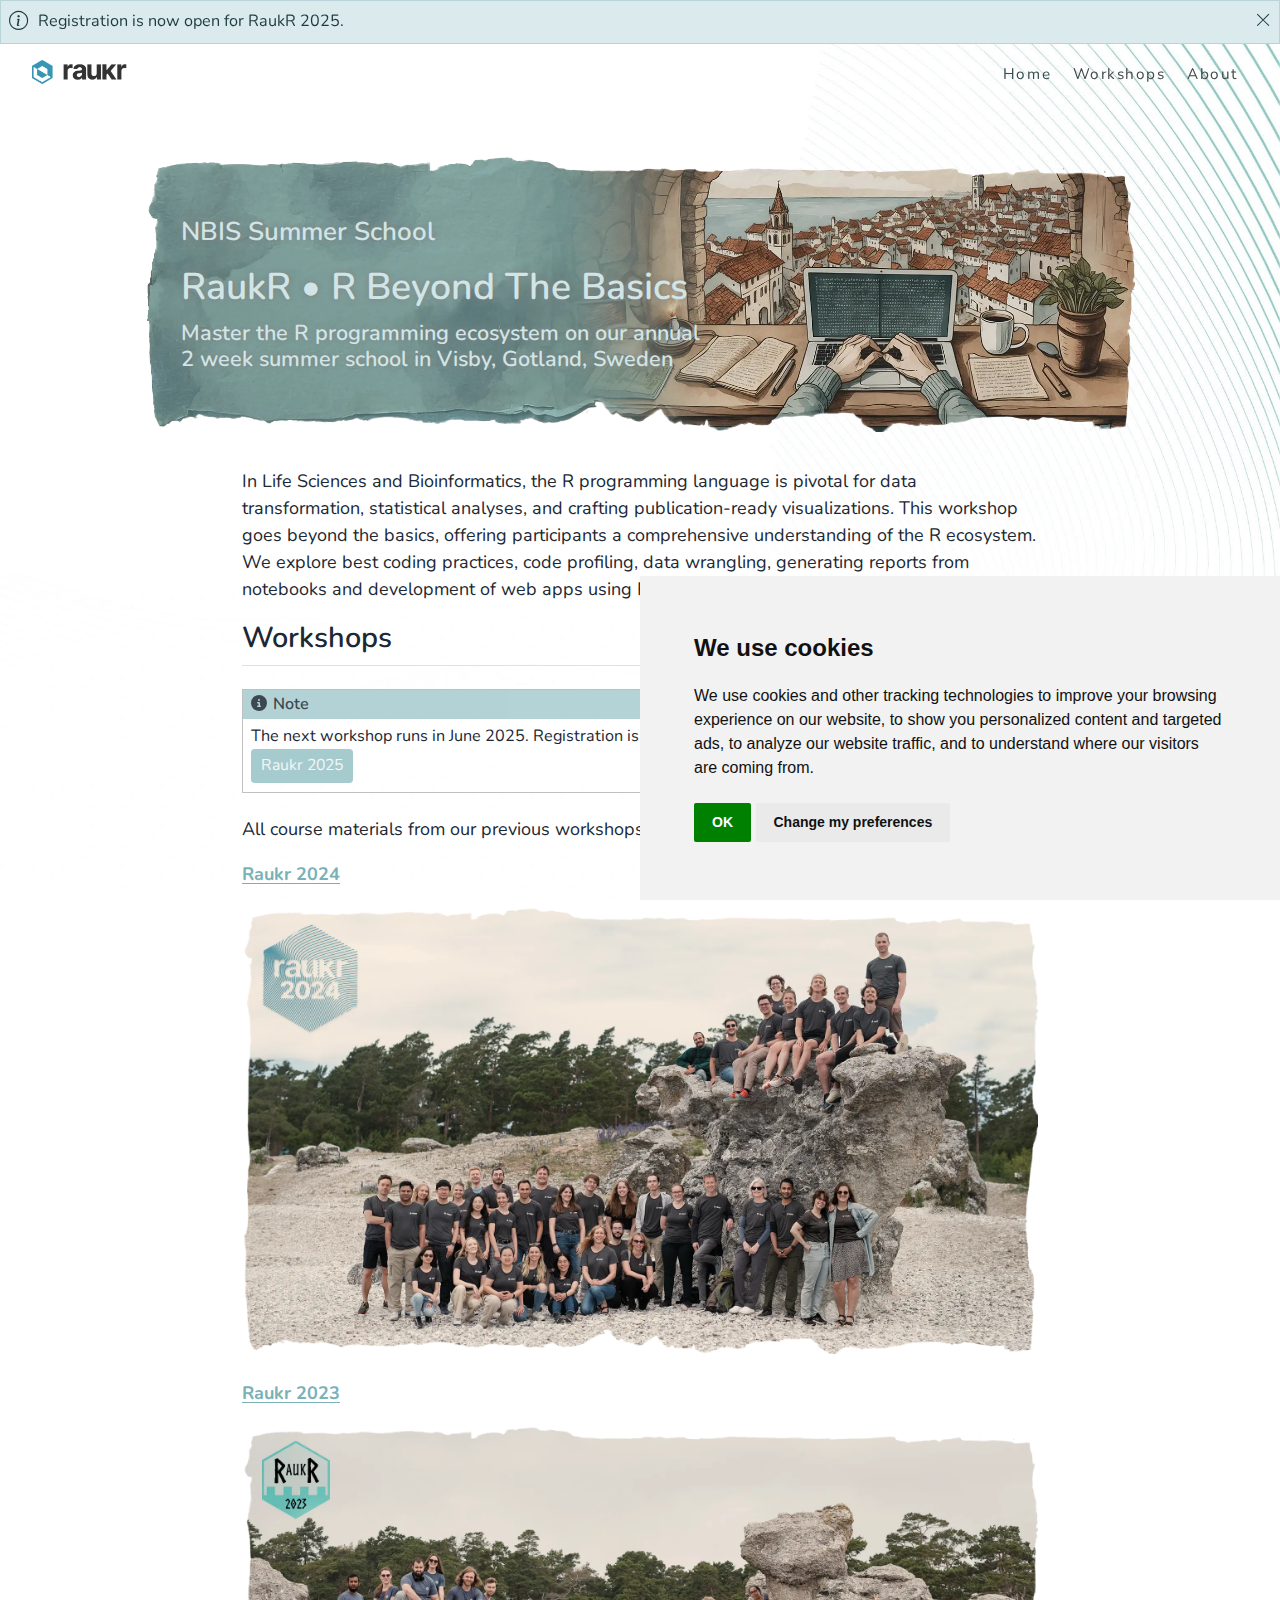
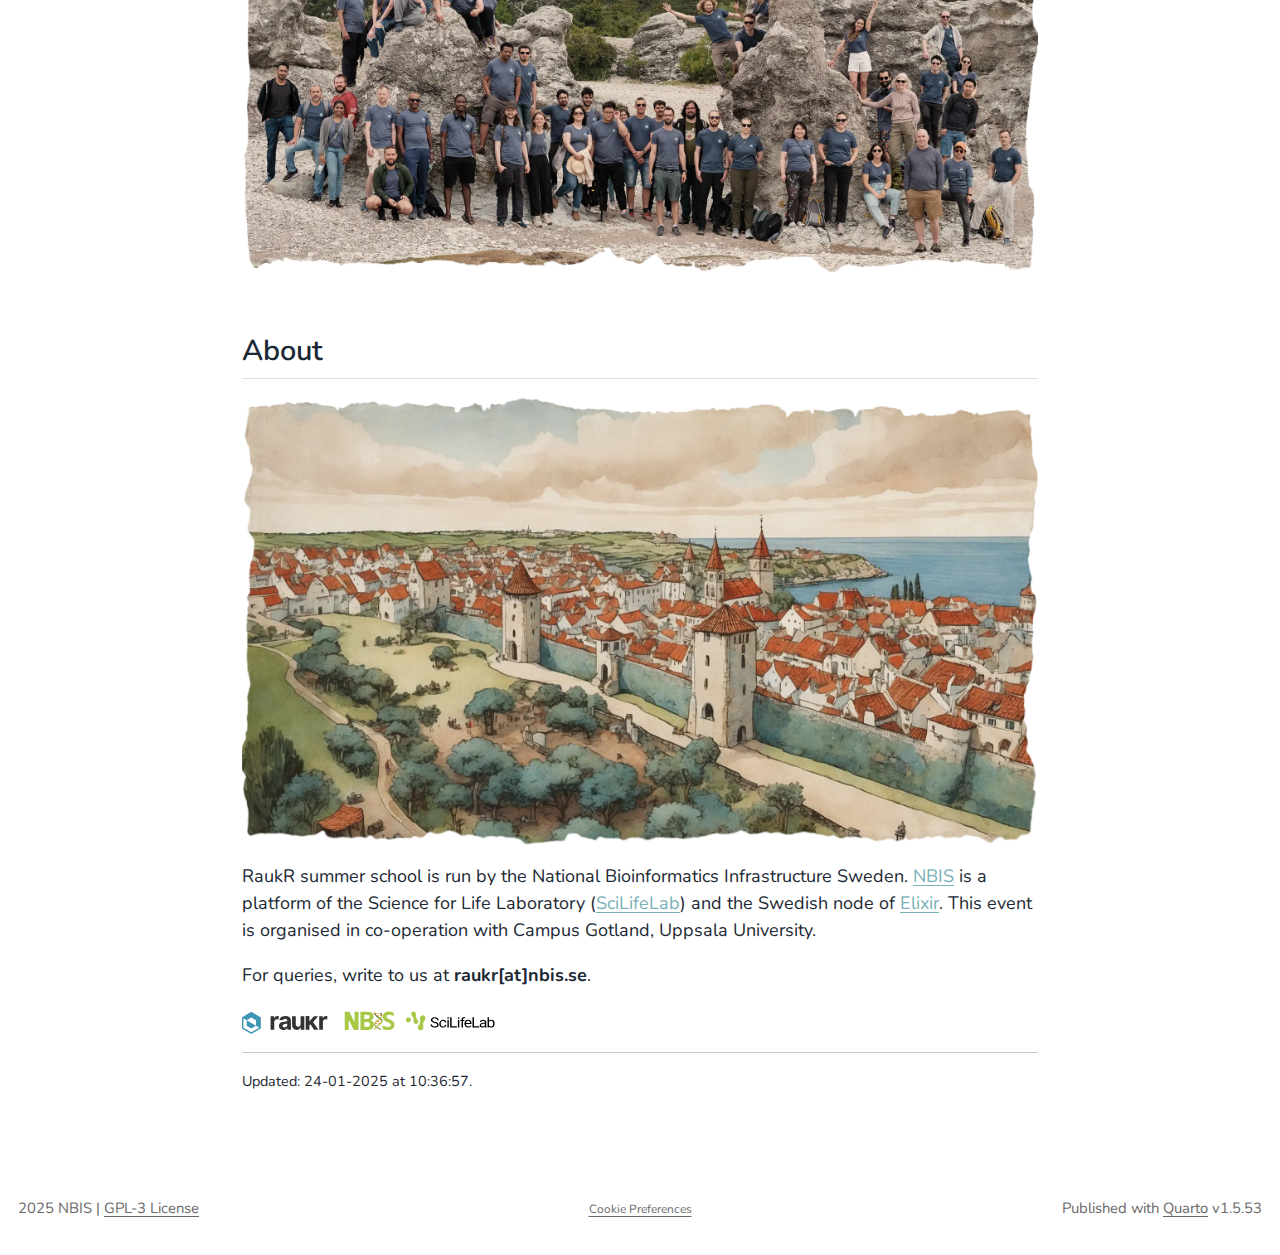
<file: index.html>
<!DOCTYPE html>
<html xmlns="http://www.w3.org/1999/xhtml" lang="en" xml:lang="en"><head>

<meta charset="utf-8">
<meta name="generator" content="quarto-1.5.53">

<meta name="viewport" content="width=device-width, initial-scale=1.0, user-scalable=yes">

<meta name="author" content="">

<title>RaukR • Summer school • R Beyond the Basics</title>
<style>
code{white-space: pre-wrap;}
span.smallcaps{font-variant: small-caps;}
div.columns{display: flex; gap: min(4vw, 1.5em);}
div.column{flex: auto; overflow-x: auto;}
div.hanging-indent{margin-left: 1.5em; text-indent: -1.5em;}
ul.task-list{list-style: none;}
ul.task-list li input[type="checkbox"] {
  width: 0.8em;
  margin: 0 0.8em 0.2em -1em; /* quarto-specific, see https://github.com/quarto-dev/quarto-cli/issues/4556 */ 
  vertical-align: middle;
}
</style>


<script src="site_libs/quarto-nav/quarto-nav.js"></script>
<script src="site_libs/quarto-nav/headroom.min.js"></script>
<link href="./assets/favicon.svg" rel="icon" type="image/svg+xml">
<script src="site_libs/cookie-consent/cookie-consent.js"></script>
<link href="site_libs/cookie-consent/cookie-consent.css" rel="stylesheet">
<script src="site_libs/clipboard/clipboard.min.js"></script>
<script src="site_libs/quarto-html/quarto.js"></script>
<script src="site_libs/quarto-html/popper.min.js"></script>
<script src="site_libs/quarto-html/tippy.umd.min.js"></script>
<script src="site_libs/quarto-html/anchor.min.js"></script>
<link href="site_libs/quarto-html/tippy.css" rel="stylesheet">
<link href="site_libs/quarto-html/quarto-syntax-highlighting.css" rel="stylesheet" id="quarto-text-highlighting-styles">
<script src="site_libs/bootstrap/bootstrap.min.js"></script>
<link href="site_libs/bootstrap/bootstrap-icons.css" rel="stylesheet">
<link href="site_libs/bootstrap/bootstrap.min.css" rel="stylesheet" id="quarto-bootstrap" data-mode="light">
<script id="quarto-search-options" type="application/json">{
  "language": {
    "search-no-results-text": "No results",
    "search-matching-documents-text": "matching documents",
    "search-copy-link-title": "Copy link to search",
    "search-hide-matches-text": "Hide additional matches",
    "search-more-match-text": "more match in this document",
    "search-more-matches-text": "more matches in this document",
    "search-clear-button-title": "Clear",
    "search-text-placeholder": "",
    "search-detached-cancel-button-title": "Cancel",
    "search-submit-button-title": "Submit",
    "search-label": "Search"
  }
}</script>
<script async="" src="https://www.googletagmanager.com/gtag/js?id=G-7QQKJ21G0M"></script>

<script type="text/plain" cookie-consent="tracking">

window.dataLayer = window.dataLayer || [];
function gtag(){dataLayer.push(arguments);}
gtag('js', new Date());
gtag('config', 'G-7QQKJ21G0M', { 'anonymize_ip': true});
</script>

<script type="text/javascript" charset="UTF-8">
document.addEventListener('DOMContentLoaded', function () {
cookieconsent.run({
  "notice_banner_type":"simple",
  "consent_type":"implied",
  "palette":"light",
  "language":"en",
  "page_load_consent_levels":["strictly-necessary","functionality","tracking","targeting"],
  "notice_banner_reject_button_hide":false,
  "preferences_center_close_button_hide":false,
  "website_name":""
  ,
"language":"en"
  });
});
</script> 
  
<link rel="preconnect" href="https://fonts.googleapis.com">
<link rel="preconnect" href="https://fonts.gstatic.com" crossorigin="">
<link href="https://fonts.googleapis.com/css2?family=Fira+Mono&amp;family=Nunito:ital,wght@0,400;0,500;0,600;1,400;1,500;1,600&amp;display=swap" rel="stylesheet">


<link rel="stylesheet" href="assets/css/home.css">
<meta property="og:title" content="RaukR • Summer school • R Beyond the Basics">
<meta property="og:description" content="A 2 week intensive workshop covering the R ecosystem including best coding practices, code profiling, data wrangling, quarto notebooks, shiny apps and more.">
<meta property="og:image" content="https://nbisweden.github.io/raukr/assets/images/seo.webp">
</head>

<body class="nav-fixed fullcontent">

<div id="quarto-search-results"></div>
  <header id="quarto-header" class="headroom fixed-top">
    <div id="quarto-announcement" data-announcement-id="0916ec2e57dd3ad7a52f19cf0764faa0" class="alert alert-primary hidden"><i class="bi bi-info-circle quarto-announcement-icon"></i><div class="quarto-announcement-content">
<p>Registration is now open for RaukR 2025.</p>
</div><i class="bi bi-x-lg quarto-announcement-action"></i></div>
    <nav class="navbar navbar-expand-lg " data-bs-theme="dark">
      <div class="navbar-container container-fluid">
      <div class="navbar-brand-container mx-auto">
    <a href="./index.html" class="navbar-brand navbar-brand-logo">
    <img src="./assets/logos/raukr.png" alt="RaukR" class="navbar-logo">
    </a>
  </div>
          <button class="navbar-toggler" type="button" data-bs-toggle="collapse" data-bs-target="#navbarCollapse" aria-controls="navbarCollapse" role="menu" aria-expanded="false" aria-label="Toggle navigation" onclick="if (window.quartoToggleHeadroom) { window.quartoToggleHeadroom(); }">
  <span class="navbar-toggler-icon"></span>
</button>
          <div class="collapse navbar-collapse" id="navbarCollapse">
            <ul class="navbar-nav navbar-nav-scroll ms-auto">
  <li class="nav-item">
    <a class="nav-link active" href="./index.html" aria-current="page"> 
<span class="menu-text">Home</span></a>
  </li>  
  <li class="nav-item">
    <a class="nav-link" href="./index.html#workshops"> 
<span class="menu-text">Workshops</span></a>
  </li>  
  <li class="nav-item">
    <a class="nav-link" href="./index.html#about"> 
<span class="menu-text">About</span></a>
  </li>  
</ul>
          </div> <!-- /navcollapse -->
            <div class="quarto-navbar-tools">
</div>
      </div> <!-- /container-fluid -->
    </nav>
</header>
<!-- content -->
<div id="quarto-content" class="quarto-container page-columns page-rows-contents page-layout-article page-navbar">
<!-- sidebar -->
<!-- margin-sidebar -->
    
<!-- main -->
<main class="content page-columns page-full" id="quarto-document-content">





<div class="hero column-page">
<p><img src="assets/images/panorama.webp" class="hero-image img-fluid" alt="Hands coding at a laptop with the view of a medieval city"></p>
<div class="hero-inner">
<div class="hero-title-1">
<p>NBIS Summer School</p>
</div>
<div class="hero-title-2">
<p>RaukR • R Beyond The Basics</p>
</div>
<div class="hero-title-3">
<p>Master the R programming ecosystem on our annual<br>
2 week summer school in Visby, Gotland, Sweden</p>
</div>
</div>
</div>
<div class="hero-image-small-screen">
<p><img src="assets/images/visby-typing.webp" class="img-fluid"></p>
</div>
<p>In Life Sciences and Bioinformatics, the R programming language is pivotal for data transformation, statistical analyses, and crafting publication-ready visualizations. This workshop goes beyond the basics, offering participants a comprehensive understanding of the R ecosystem. We explore best coding practices, code profiling, data wrangling, generating reports from notebooks and development of web apps using R.</p>
<section id="workshops" class="level2">
<h2 class="anchored" data-anchor-id="workshops">Workshops</h2>
<div class="callout callout-style-default callout-note callout-titled">
<div class="callout-header d-flex align-content-center">
<div class="callout-icon-container">
<i class="callout-icon"></i>
</div>
<div class="callout-title-container flex-fill">
Note
</div>
</div>
<div class="callout-body-container callout-body">
<p>The next workshop runs in June 2025. Registration is now open.<br>
<span class="btn btn-sm btn-secondary"><a href="https://nbisweden.github.io/raukr-2025/">Raukr 2025</a></span></p>
</div>
</div>
<p>All course materials from our previous workshops are open and accessible.</p>
<p><strong><a href="https://nbisweden.github.io/raukr-2024/">Raukr 2024</a></strong></p>
<div class="image-container">
<p><img src="assets/images/group-2024.webp" class="img-fluid" alt="Group photo of teachers and participants with seastacks at Ljugarn"></p>
<div class="overlay-text">
<p><span class="large"><a href="https://nbisweden.github.io/raukr-2024/">Raukr 2024 ▸</a></span></p>
</div>
</div>
<p><strong><a href="https://nbisweden.github.io/raukr-2023/">Raukr 2023</a></strong></p>
<div class="image-container">
<p><img src="assets/images/group-2023.webp" class="img-fluid" alt="Group photo of teachers and participants with seastacks at Ljugarn"></p>
<div class="overlay-text">
<p><span class="large"><a href="https://nbisweden.github.io/raukr-2023/">Raukr 2023 ▸</a></span></p>
</div>
</div>
</section>
<section id="about" class="level2">
<h2 class="anchored" data-anchor-id="about">About</h2>
<p><img src="assets/images/visby-wall.webp" class="img-fluid" alt="An aerial view of a medieval harbor with fishing vessels"></p>
<p>RaukR summer school is run by the National Bioinformatics Infrastructure Sweden. <a href="https://nbis.se">NBIS</a> is a platform of the Science for Life Laboratory (<a href="https://www.scilifelab.se/">SciLifeLab</a>) and the Swedish node of <a href="https://elixir-europe.org/">Elixir</a>. This event is organised in co-operation with Campus Gotland, Uppsala University.</p>
<p>For queries, write to us at <strong>raukr[at]nbis.se</strong>.</p>
<p><img src="assets/logos/raukr.svg" style="margin-bottom:-3px;;height:1.2em"> &nbsp; <img src="assets/logos/nbis-scilifelab.svg" style="height:1.1em"></p>
<hr>
<div class="small">
<p>Updated: 24-01-2025 at 10:36:57.</p>
</div>


</section>

</main> <!-- /main -->
<script id="quarto-html-after-body" type="application/javascript">
window.document.addEventListener("DOMContentLoaded", function (event) {
  const toggleBodyColorMode = (bsSheetEl) => {
    const mode = bsSheetEl.getAttribute("data-mode");
    const bodyEl = window.document.querySelector("body");
    if (mode === "dark") {
      bodyEl.classList.add("quarto-dark");
      bodyEl.classList.remove("quarto-light");
    } else {
      bodyEl.classList.add("quarto-light");
      bodyEl.classList.remove("quarto-dark");
    }
  }
  const toggleBodyColorPrimary = () => {
    const bsSheetEl = window.document.querySelector("link#quarto-bootstrap");
    if (bsSheetEl) {
      toggleBodyColorMode(bsSheetEl);
    }
  }
  toggleBodyColorPrimary();  
  const icon = "";
  const anchorJS = new window.AnchorJS();
  anchorJS.options = {
    placement: 'right',
    icon: icon
  };
  anchorJS.add('.anchored');
  const isCodeAnnotation = (el) => {
    for (const clz of el.classList) {
      if (clz.startsWith('code-annotation-')) {                     
        return true;
      }
    }
    return false;
  }
  const onCopySuccess = function(e) {
    // button target
    const button = e.trigger;
    // don't keep focus
    button.blur();
    // flash "checked"
    button.classList.add('code-copy-button-checked');
    var currentTitle = button.getAttribute("title");
    button.setAttribute("title", "Copied!");
    let tooltip;
    if (window.bootstrap) {
      button.setAttribute("data-bs-toggle", "tooltip");
      button.setAttribute("data-bs-placement", "left");
      button.setAttribute("data-bs-title", "Copied!");
      tooltip = new bootstrap.Tooltip(button, 
        { trigger: "manual", 
          customClass: "code-copy-button-tooltip",
          offset: [0, -8]});
      tooltip.show();    
    }
    setTimeout(function() {
      if (tooltip) {
        tooltip.hide();
        button.removeAttribute("data-bs-title");
        button.removeAttribute("data-bs-toggle");
        button.removeAttribute("data-bs-placement");
      }
      button.setAttribute("title", currentTitle);
      button.classList.remove('code-copy-button-checked');
    }, 1000);
    // clear code selection
    e.clearSelection();
  }
  const getTextToCopy = function(trigger) {
      const codeEl = trigger.previousElementSibling.cloneNode(true);
      for (const childEl of codeEl.children) {
        if (isCodeAnnotation(childEl)) {
          childEl.remove();
        }
      }
      return codeEl.innerText;
  }
  const clipboard = new window.ClipboardJS('.code-copy-button:not([data-in-quarto-modal])', {
    text: getTextToCopy
  });
  clipboard.on('success', onCopySuccess);
  if (window.document.getElementById('quarto-embedded-source-code-modal')) {
    // For code content inside modals, clipBoardJS needs to be initialized with a container option
    // TODO: Check when it could be a function (https://github.com/zenorocha/clipboard.js/issues/860)
    const clipboardModal = new window.ClipboardJS('.code-copy-button[data-in-quarto-modal]', {
      text: getTextToCopy,
      container: window.document.getElementById('quarto-embedded-source-code-modal')
    });
    clipboardModal.on('success', onCopySuccess);
  }
    var localhostRegex = new RegExp(/^(?:http|https):\/\/localhost\:?[0-9]*\//);
    var mailtoRegex = new RegExp(/^mailto:/);
      var filterRegex = new RegExp("https:\/\/nbisweden\.github\.io\/raukr\/");
    var isInternal = (href) => {
        return filterRegex.test(href) || localhostRegex.test(href) || mailtoRegex.test(href);
    }
    // Inspect non-navigation links and adorn them if external
 	var links = window.document.querySelectorAll('a[href]:not(.nav-link):not(.navbar-brand):not(.toc-action):not(.sidebar-link):not(.sidebar-item-toggle):not(.pagination-link):not(.no-external):not([aria-hidden]):not(.dropdown-item):not(.quarto-navigation-tool):not(.about-link)');
    for (var i=0; i<links.length; i++) {
      const link = links[i];
      if (!isInternal(link.href)) {
        // undo the damage that might have been done by quarto-nav.js in the case of
        // links that we want to consider external
        if (link.dataset.originalHref !== undefined) {
          link.href = link.dataset.originalHref;
        }
      }
    }
  function tippyHover(el, contentFn, onTriggerFn, onUntriggerFn) {
    const config = {
      allowHTML: true,
      maxWidth: 500,
      delay: 100,
      arrow: false,
      appendTo: function(el) {
          return el.parentElement;
      },
      interactive: true,
      interactiveBorder: 10,
      theme: 'quarto',
      placement: 'bottom-start',
    };
    if (contentFn) {
      config.content = contentFn;
    }
    if (onTriggerFn) {
      config.onTrigger = onTriggerFn;
    }
    if (onUntriggerFn) {
      config.onUntrigger = onUntriggerFn;
    }
    window.tippy(el, config); 
  }
  const noterefs = window.document.querySelectorAll('a[role="doc-noteref"]');
  for (var i=0; i<noterefs.length; i++) {
    const ref = noterefs[i];
    tippyHover(ref, function() {
      // use id or data attribute instead here
      let href = ref.getAttribute('data-footnote-href') || ref.getAttribute('href');
      try { href = new URL(href).hash; } catch {}
      const id = href.replace(/^#\/?/, "");
      const note = window.document.getElementById(id);
      if (note) {
        return note.innerHTML;
      } else {
        return "";
      }
    });
  }
  const xrefs = window.document.querySelectorAll('a.quarto-xref');
  const processXRef = (id, note) => {
    // Strip column container classes
    const stripColumnClz = (el) => {
      el.classList.remove("page-full", "page-columns");
      if (el.children) {
        for (const child of el.children) {
          stripColumnClz(child);
        }
      }
    }
    stripColumnClz(note)
    if (id === null || id.startsWith('sec-')) {
      // Special case sections, only their first couple elements
      const container = document.createElement("div");
      if (note.children && note.children.length > 2) {
        container.appendChild(note.children[0].cloneNode(true));
        for (let i = 1; i < note.children.length; i++) {
          const child = note.children[i];
          if (child.tagName === "P" && child.innerText === "") {
            continue;
          } else {
            container.appendChild(child.cloneNode(true));
            break;
          }
        }
        if (window.Quarto?.typesetMath) {
          window.Quarto.typesetMath(container);
        }
        return container.innerHTML
      } else {
        if (window.Quarto?.typesetMath) {
          window.Quarto.typesetMath(note);
        }
        return note.innerHTML;
      }
    } else {
      // Remove any anchor links if they are present
      const anchorLink = note.querySelector('a.anchorjs-link');
      if (anchorLink) {
        anchorLink.remove();
      }
      if (window.Quarto?.typesetMath) {
        window.Quarto.typesetMath(note);
      }
      // TODO in 1.5, we should make sure this works without a callout special case
      if (note.classList.contains("callout")) {
        return note.outerHTML;
      } else {
        return note.innerHTML;
      }
    }
  }
  for (var i=0; i<xrefs.length; i++) {
    const xref = xrefs[i];
    tippyHover(xref, undefined, function(instance) {
      instance.disable();
      let url = xref.getAttribute('href');
      let hash = undefined; 
      if (url.startsWith('#')) {
        hash = url;
      } else {
        try { hash = new URL(url).hash; } catch {}
      }
      if (hash) {
        const id = hash.replace(/^#\/?/, "");
        const note = window.document.getElementById(id);
        if (note !== null) {
          try {
            const html = processXRef(id, note.cloneNode(true));
            instance.setContent(html);
          } finally {
            instance.enable();
            instance.show();
          }
        } else {
          // See if we can fetch this
          fetch(url.split('#')[0])
          .then(res => res.text())
          .then(html => {
            const parser = new DOMParser();
            const htmlDoc = parser.parseFromString(html, "text/html");
            const note = htmlDoc.getElementById(id);
            if (note !== null) {
              const html = processXRef(id, note);
              instance.setContent(html);
            } 
          }).finally(() => {
            instance.enable();
            instance.show();
          });
        }
      } else {
        // See if we can fetch a full url (with no hash to target)
        // This is a special case and we should probably do some content thinning / targeting
        fetch(url)
        .then(res => res.text())
        .then(html => {
          const parser = new DOMParser();
          const htmlDoc = parser.parseFromString(html, "text/html");
          const note = htmlDoc.querySelector('main.content');
          if (note !== null) {
            // This should only happen for chapter cross references
            // (since there is no id in the URL)
            // remove the first header
            if (note.children.length > 0 && note.children[0].tagName === "HEADER") {
              note.children[0].remove();
            }
            const html = processXRef(null, note);
            instance.setContent(html);
          } 
        }).finally(() => {
          instance.enable();
          instance.show();
        });
      }
    }, function(instance) {
    });
  }
      let selectedAnnoteEl;
      const selectorForAnnotation = ( cell, annotation) => {
        let cellAttr = 'data-code-cell="' + cell + '"';
        let lineAttr = 'data-code-annotation="' +  annotation + '"';
        const selector = 'span[' + cellAttr + '][' + lineAttr + ']';
        return selector;
      }
      const selectCodeLines = (annoteEl) => {
        const doc = window.document;
        const targetCell = annoteEl.getAttribute("data-target-cell");
        const targetAnnotation = annoteEl.getAttribute("data-target-annotation");
        const annoteSpan = window.document.querySelector(selectorForAnnotation(targetCell, targetAnnotation));
        const lines = annoteSpan.getAttribute("data-code-lines").split(",");
        const lineIds = lines.map((line) => {
          return targetCell + "-" + line;
        })
        let top = null;
        let height = null;
        let parent = null;
        if (lineIds.length > 0) {
            //compute the position of the single el (top and bottom and make a div)
            const el = window.document.getElementById(lineIds[0]);
            top = el.offsetTop;
            height = el.offsetHeight;
            parent = el.parentElement.parentElement;
          if (lineIds.length > 1) {
            const lastEl = window.document.getElementById(lineIds[lineIds.length - 1]);
            const bottom = lastEl.offsetTop + lastEl.offsetHeight;
            height = bottom - top;
          }
          if (top !== null && height !== null && parent !== null) {
            // cook up a div (if necessary) and position it 
            let div = window.document.getElementById("code-annotation-line-highlight");
            if (div === null) {
              div = window.document.createElement("div");
              div.setAttribute("id", "code-annotation-line-highlight");
              div.style.position = 'absolute';
              parent.appendChild(div);
            }
            div.style.top = top - 2 + "px";
            div.style.height = height + 4 + "px";
            div.style.left = 0;
            let gutterDiv = window.document.getElementById("code-annotation-line-highlight-gutter");
            if (gutterDiv === null) {
              gutterDiv = window.document.createElement("div");
              gutterDiv.setAttribute("id", "code-annotation-line-highlight-gutter");
              gutterDiv.style.position = 'absolute';
              const codeCell = window.document.getElementById(targetCell);
              const gutter = codeCell.querySelector('.code-annotation-gutter');
              gutter.appendChild(gutterDiv);
            }
            gutterDiv.style.top = top - 2 + "px";
            gutterDiv.style.height = height + 4 + "px";
          }
          selectedAnnoteEl = annoteEl;
        }
      };
      const unselectCodeLines = () => {
        const elementsIds = ["code-annotation-line-highlight", "code-annotation-line-highlight-gutter"];
        elementsIds.forEach((elId) => {
          const div = window.document.getElementById(elId);
          if (div) {
            div.remove();
          }
        });
        selectedAnnoteEl = undefined;
      };
        // Handle positioning of the toggle
    window.addEventListener(
      "resize",
      throttle(() => {
        elRect = undefined;
        if (selectedAnnoteEl) {
          selectCodeLines(selectedAnnoteEl);
        }
      }, 10)
    );
    function throttle(fn, ms) {
    let throttle = false;
    let timer;
      return (...args) => {
        if(!throttle) { // first call gets through
            fn.apply(this, args);
            throttle = true;
        } else { // all the others get throttled
            if(timer) clearTimeout(timer); // cancel #2
            timer = setTimeout(() => {
              fn.apply(this, args);
              timer = throttle = false;
            }, ms);
        }
      };
    }
      // Attach click handler to the DT
      const annoteDls = window.document.querySelectorAll('dt[data-target-cell]');
      for (const annoteDlNode of annoteDls) {
        annoteDlNode.addEventListener('click', (event) => {
          const clickedEl = event.target;
          if (clickedEl !== selectedAnnoteEl) {
            unselectCodeLines();
            const activeEl = window.document.querySelector('dt[data-target-cell].code-annotation-active');
            if (activeEl) {
              activeEl.classList.remove('code-annotation-active');
            }
            selectCodeLines(clickedEl);
            clickedEl.classList.add('code-annotation-active');
          } else {
            // Unselect the line
            unselectCodeLines();
            clickedEl.classList.remove('code-annotation-active');
          }
        });
      }
  const findCites = (el) => {
    const parentEl = el.parentElement;
    if (parentEl) {
      const cites = parentEl.dataset.cites;
      if (cites) {
        return {
          el,
          cites: cites.split(' ')
        };
      } else {
        return findCites(el.parentElement)
      }
    } else {
      return undefined;
    }
  };
  var bibliorefs = window.document.querySelectorAll('a[role="doc-biblioref"]');
  for (var i=0; i<bibliorefs.length; i++) {
    const ref = bibliorefs[i];
    const citeInfo = findCites(ref);
    if (citeInfo) {
      tippyHover(citeInfo.el, function() {
        var popup = window.document.createElement('div');
        citeInfo.cites.forEach(function(cite) {
          var citeDiv = window.document.createElement('div');
          citeDiv.classList.add('hanging-indent');
          citeDiv.classList.add('csl-entry');
          var biblioDiv = window.document.getElementById('ref-' + cite);
          if (biblioDiv) {
            citeDiv.innerHTML = biblioDiv.innerHTML;
          }
          popup.appendChild(citeDiv);
        });
        return popup.innerHTML;
      });
    }
  }
});
</script>
</div> <!-- /content -->
<footer class="footer">
  <div class="nav-footer">
    <div class="nav-footer-left">
<p>2025 NBIS | <a href="https://choosealicense.com/licenses/gpl-3.0/">GPL-3 License</a></p>
</div>   
    <div class="nav-footer-center">

<div class="cookie-consent-footer"><a href="#" id="open_preferences_center">Cookie Preferences</a></div></div>
    <div class="nav-footer-right">
<p>Published with <a href="https://quarto.org/">Quarto</a> v1.5.53
</p>
</div>
  </div>
</footer>




</body></html>
</file>
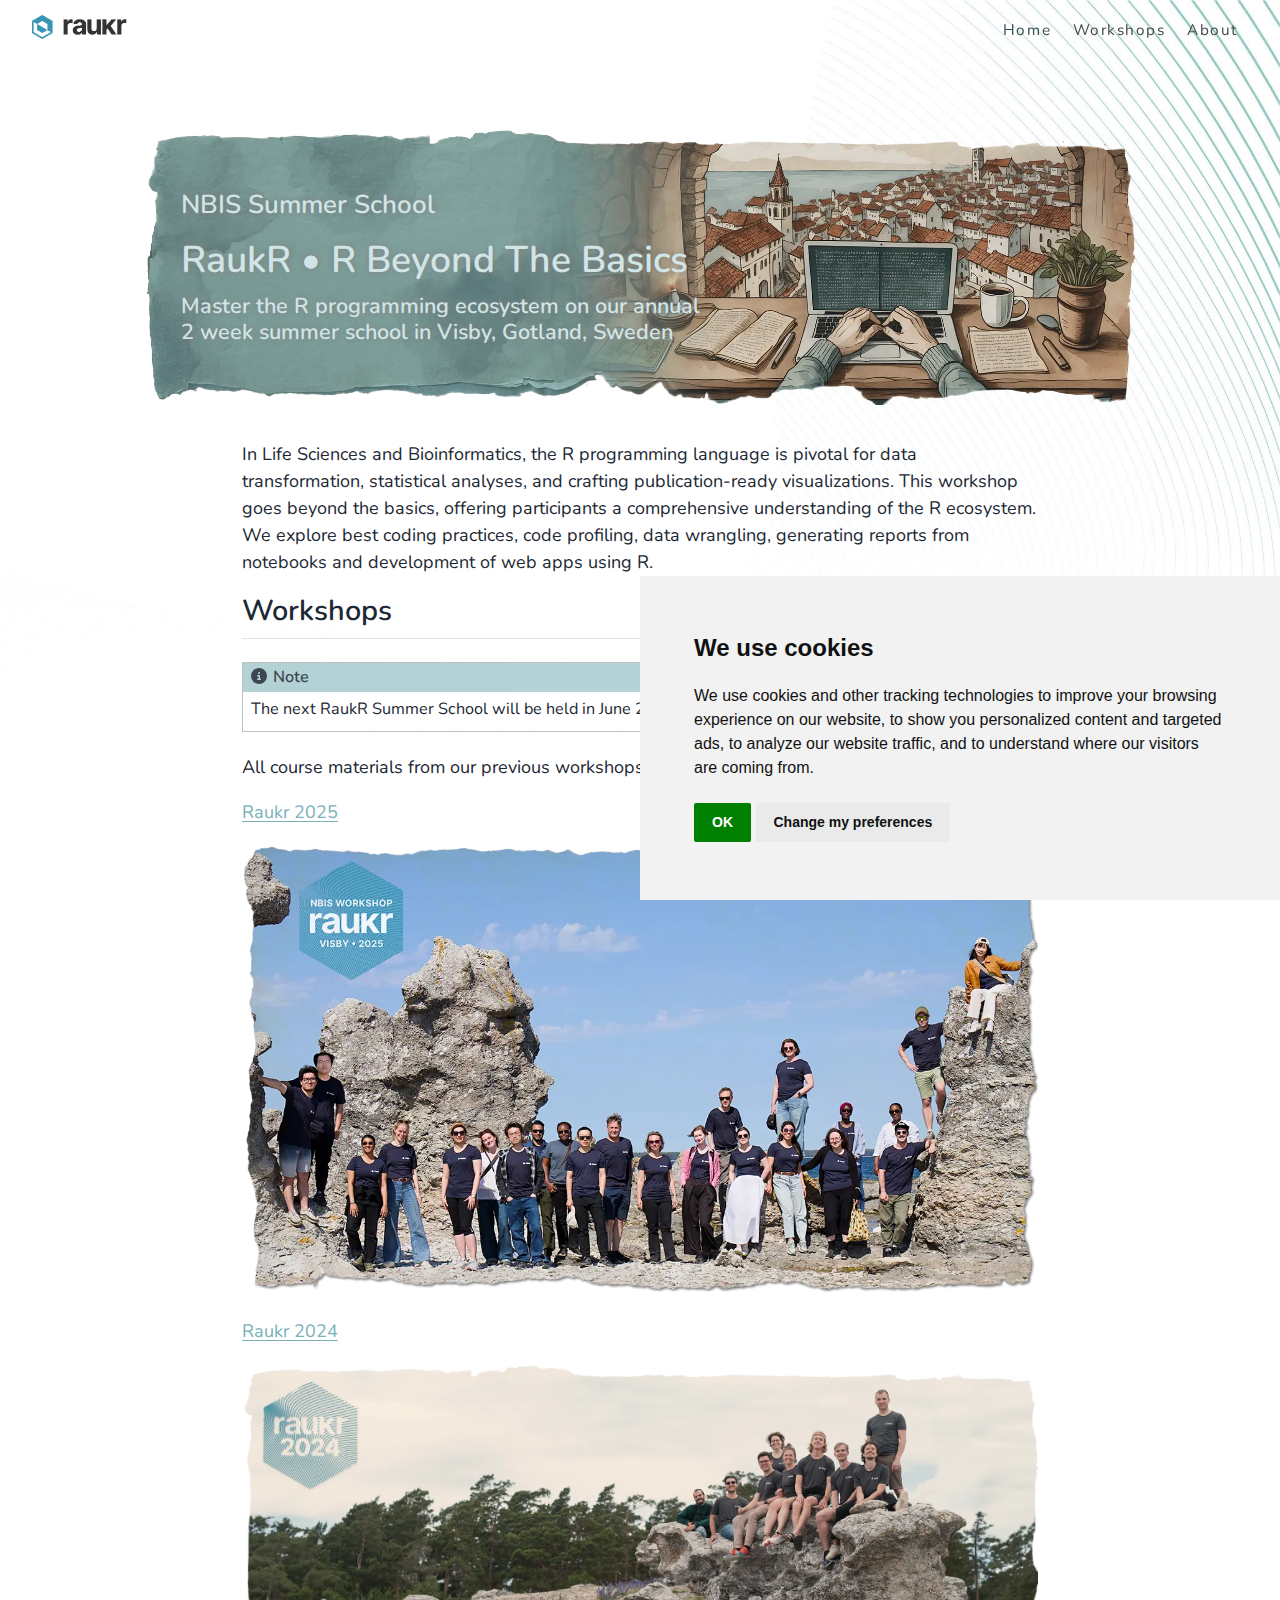
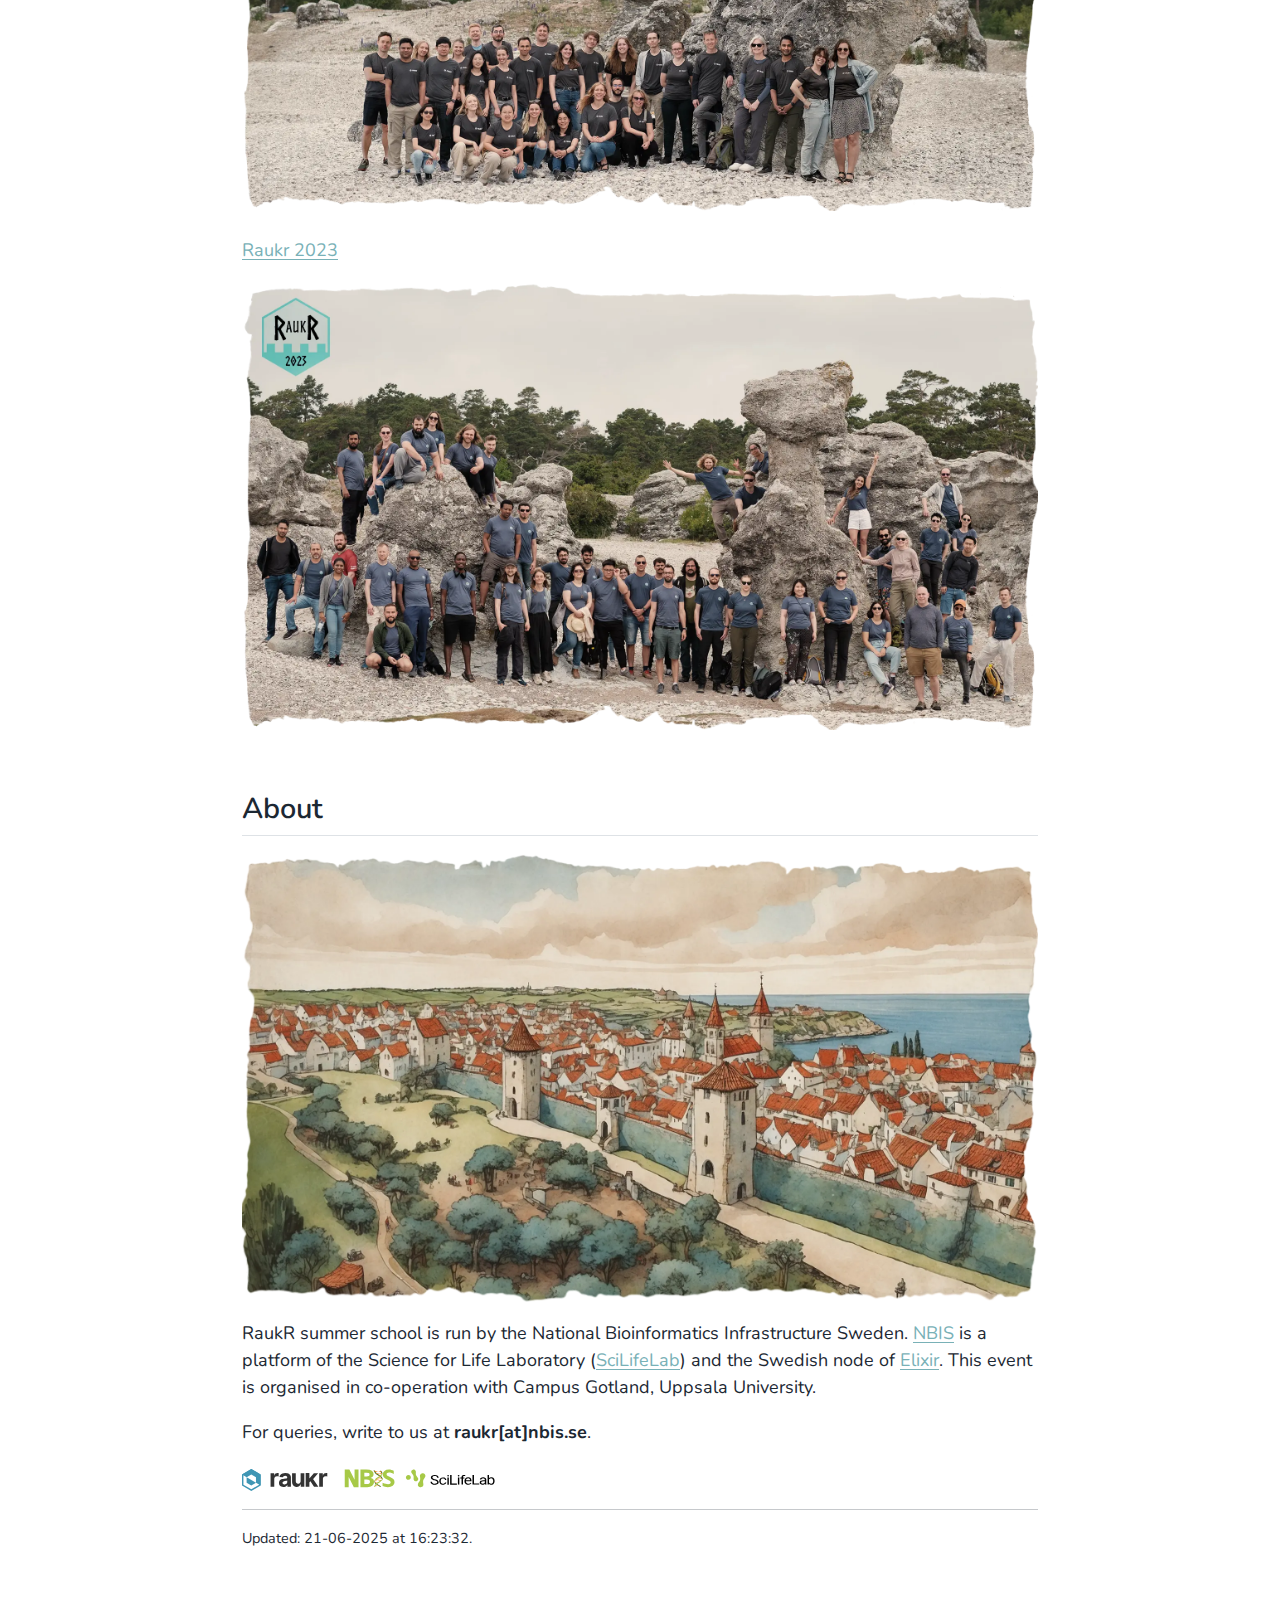
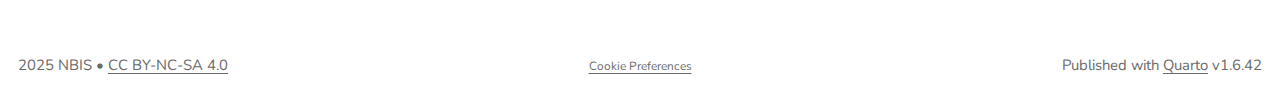
<file: docs/index.html>
<!DOCTYPE html>
<html xmlns="http://www.w3.org/1999/xhtml" lang="en" xml:lang="en"><head>

<meta charset="utf-8">
<meta name="generator" content="quarto-1.6.42">

<meta name="viewport" content="width=device-width, initial-scale=1.0, user-scalable=yes">

<meta name="author" content="">

<title>RaukR • Summer school • R Beyond the Basics</title>
<style>
code{white-space: pre-wrap;}
span.smallcaps{font-variant: small-caps;}
div.columns{display: flex; gap: min(4vw, 1.5em);}
div.column{flex: auto; overflow-x: auto;}
div.hanging-indent{margin-left: 1.5em; text-indent: -1.5em;}
ul.task-list{list-style: none;}
ul.task-list li input[type="checkbox"] {
  width: 0.8em;
  margin: 0 0.8em 0.2em -1em; /* quarto-specific, see https://github.com/quarto-dev/quarto-cli/issues/4556 */ 
  vertical-align: middle;
}
</style>


<script src="site_libs/quarto-nav/quarto-nav.js"></script>
<script src="site_libs/quarto-nav/headroom.min.js"></script>
<link href="./assets/favicon.svg" rel="icon" type="image/svg+xml">
<script src="site_libs/cookie-consent/cookie-consent.js"></script>
<link href="site_libs/cookie-consent/cookie-consent.css" rel="stylesheet">
<script src="site_libs/clipboard/clipboard.min.js"></script>
<script src="site_libs/quarto-html/quarto.js"></script>
<script src="site_libs/quarto-html/popper.min.js"></script>
<script src="site_libs/quarto-html/tippy.umd.min.js"></script>
<script src="site_libs/quarto-html/anchor.min.js"></script>
<link href="site_libs/quarto-html/tippy.css" rel="stylesheet">
<link href="site_libs/quarto-html/quarto-syntax-highlighting-0c2eaa6ffb690e086d13980ab971e091.css" rel="stylesheet" id="quarto-text-highlighting-styles">
<script src="site_libs/bootstrap/bootstrap.min.js"></script>
<link href="site_libs/bootstrap/bootstrap-icons.css" rel="stylesheet">
<link href="site_libs/bootstrap/bootstrap-d4a4e5ee3b81fd10a7d7894372143630.min.css" rel="stylesheet" append-hash="true" id="quarto-bootstrap" data-mode="light">
<script id="quarto-search-options" type="application/json">{
  "language": {
    "search-no-results-text": "No results",
    "search-matching-documents-text": "matching documents",
    "search-copy-link-title": "Copy link to search",
    "search-hide-matches-text": "Hide additional matches",
    "search-more-match-text": "more match in this document",
    "search-more-matches-text": "more matches in this document",
    "search-clear-button-title": "Clear",
    "search-text-placeholder": "",
    "search-detached-cancel-button-title": "Cancel",
    "search-submit-button-title": "Submit",
    "search-label": "Search"
  }
}</script>
<script async="" src="https://www.googletagmanager.com/gtag/js?id=G-7QQKJ21G0M"></script>

<script type="text/plain" cookie-consent="tracking">

window.dataLayer = window.dataLayer || [];
function gtag(){dataLayer.push(arguments);}
gtag('js', new Date());
gtag('config', 'G-7QQKJ21G0M', { 'anonymize_ip': true});
</script>

<script type="text/javascript" charset="UTF-8">
document.addEventListener('DOMContentLoaded', function () {
cookieconsent.run({
  "notice_banner_type":"simple",
  "consent_type":"implied",
  "palette":"light",
  "language":"en",
  "page_load_consent_levels":["strictly-necessary","functionality","tracking","targeting"],
  "notice_banner_reject_button_hide":false,
  "preferences_center_close_button_hide":false,
  "website_name":""
  ,
"language":"en"
  });
});
</script> 
  
<link rel="preconnect" href="https://fonts.googleapis.com">
<link rel="preconnect" href="https://fonts.gstatic.com" crossorigin="">
<link href="https://fonts.googleapis.com/css2?family=Fira+Mono&amp;family=Nunito:ital,wght@0,400;0,500;0,600;1,400;1,500;1,600&amp;display=swap" rel="stylesheet">


<link rel="stylesheet" href="assets/css/home.css">
<meta property="og:title" content="RaukR • Summer school • R Beyond the Basics">
<meta property="og:description" content="A 2 week intensive workshop covering the R ecosystem including best coding practices, code profiling, data wrangling, quarto notebooks, shiny apps and more.">
<meta property="og:image" content="https://nbisweden.github.io/raukr/assets/images/seo.webp">
</head>

<body class="nav-fixed fullcontent">

<div id="quarto-search-results"></div>
  <header id="quarto-header" class="headroom fixed-top">
    <nav class="navbar navbar-expand-lg " data-bs-theme="dark">
      <div class="navbar-container container-fluid">
      <div class="navbar-brand-container mx-auto">
    <a href="./index.html" class="navbar-brand navbar-brand-logo">
    <img src="./assets/logos/raukr.png" alt="RaukR" class="navbar-logo">
    </a>
  </div>
          <button class="navbar-toggler" type="button" data-bs-toggle="collapse" data-bs-target="#navbarCollapse" aria-controls="navbarCollapse" role="menu" aria-expanded="false" aria-label="Toggle navigation" onclick="if (window.quartoToggleHeadroom) { window.quartoToggleHeadroom(); }">
  <span class="navbar-toggler-icon"></span>
</button>
          <div class="collapse navbar-collapse" id="navbarCollapse">
            <ul class="navbar-nav navbar-nav-scroll ms-auto">
  <li class="nav-item">
    <a class="nav-link active" href="./index.html" aria-current="page"> 
<span class="menu-text">Home</span></a>
  </li>  
  <li class="nav-item">
    <a class="nav-link" href="./index.html#workshops"> 
<span class="menu-text">Workshops</span></a>
  </li>  
  <li class="nav-item">
    <a class="nav-link" href="./index.html#about"> 
<span class="menu-text">About</span></a>
  </li>  
</ul>
          </div> <!-- /navcollapse -->
            <div class="quarto-navbar-tools">
</div>
      </div> <!-- /container-fluid -->
    </nav>
</header>
<!-- content -->
<div id="quarto-content" class="quarto-container page-columns page-rows-contents page-layout-article page-navbar">
<!-- sidebar -->
<!-- margin-sidebar -->
    
<!-- main -->
<main class="content page-columns page-full" id="quarto-document-content"><header id="title-block-header" class="quarto-title-block"></header>





<div class="hero column-page">
<p><img src="assets/images/panorama.webp" class="hero-image img-fluid" alt="Hands coding at a laptop with the view of a medieval city"></p>
<div class="hero-inner">
<div class="hero-title-1">
<p>NBIS Summer School</p>
</div>
<div class="hero-title-2">
<p>RaukR • R Beyond The Basics</p>
</div>
<div class="hero-title-3">
<p>Master the R programming ecosystem on our annual<br>
2 week summer school in Visby, Gotland, Sweden</p>
</div>
</div>
</div>
<div class="hero-image-small-screen">
<p><img src="assets/images/visby-typing.webp" class="img-fluid"></p>
</div>
<p>In Life Sciences and Bioinformatics, the R programming language is pivotal for data transformation, statistical analyses, and crafting publication-ready visualizations. This workshop goes beyond the basics, offering participants a comprehensive understanding of the R ecosystem. We explore best coding practices, code profiling, data wrangling, generating reports from notebooks and development of web apps using R.</p>
<section id="workshops" class="level2">
<h2 class="anchored" data-anchor-id="workshops">Workshops</h2>
<div class="callout callout-style-default callout-note callout-titled">
<div class="callout-header d-flex align-content-center">
<div class="callout-icon-container">
<i class="callout-icon"></i>
</div>
<div class="callout-title-container flex-fill">
Note
</div>
</div>
<div class="callout-body-container callout-body">
<p>The next RaukR Summer School will be held in June 2026. The application period will open in early 2026.</p>
</div>
</div>
<p>All course materials from our previous workshops are open and accessible.</p>
<p><strong><a href="https://nbisweden.github.io/raukr-2025/">Raukr 2025</a></strong></p>
<div class="image-container">
<p><img src="assets/images/group-2025.webp" class="img-fluid" alt="Group photo of teachers and participants with seastacks at Ljugarn"></p>
<div class="overlay-text">
<p><span class="large"><a href="https://nbisweden.github.io/raukr-2025/">Raukr 2025 ▸</a></span></p>
</div>
</div>
<p><strong><a href="https://nbisweden.github.io/raukr-2024/">Raukr 2024</a></strong></p>
<div class="image-container">
<p><img src="assets/images/group-2024.webp" class="img-fluid" alt="Group photo of teachers and participants with seastacks at Ljugarn"></p>
<div class="overlay-text">
<p><span class="large"><a href="https://nbisweden.github.io/raukr-2024/">Raukr 2024 ▸</a></span></p>
</div>
</div>
<p><strong><a href="https://nbisweden.github.io/raukr-2023/">Raukr 2023</a></strong></p>
<div class="image-container">
<p><img src="assets/images/group-2023.webp" class="img-fluid" alt="Group photo of teachers and participants with seastacks at Ljugarn"></p>
<div class="overlay-text">
<p><span class="large"><a href="https://nbisweden.github.io/raukr-2023/">Raukr 2023 ▸</a></span></p>
</div>
</div>
</section>
<section id="about" class="level2">
<h2 class="anchored" data-anchor-id="about">About</h2>
<p><img src="assets/images/visby-wall.webp" class="img-fluid" alt="An aerial view of a medieval harbor with fishing vessels"></p>
<p>RaukR summer school is run by the National Bioinformatics Infrastructure Sweden. <a href="https://nbis.se">NBIS</a> is a platform of the Science for Life Laboratory (<a href="https://www.scilifelab.se/">SciLifeLab</a>) and the Swedish node of <a href="https://elixir-europe.org/">Elixir</a>. This event is organised in co-operation with Campus Gotland, Uppsala University.</p>
<p>For queries, write to us at <strong>raukr[at]nbis.se</strong>.</p>
<p><img src="assets/logos/raukr.svg" style="margin-bottom:-3px;;height:1.2em"> &nbsp; <img src="assets/logos/nbis-scilifelab.svg" style="height:1.1em"></p>
<hr>
<div class="small">
<p>Updated: 21-06-2025 at 16:23:32.</p>
</div>


</section>

</main> <!-- /main -->
<script id="quarto-html-after-body" type="application/javascript">
window.document.addEventListener("DOMContentLoaded", function (event) {
  const toggleBodyColorMode = (bsSheetEl) => {
    const mode = bsSheetEl.getAttribute("data-mode");
    const bodyEl = window.document.querySelector("body");
    if (mode === "dark") {
      bodyEl.classList.add("quarto-dark");
      bodyEl.classList.remove("quarto-light");
    } else {
      bodyEl.classList.add("quarto-light");
      bodyEl.classList.remove("quarto-dark");
    }
  }
  const toggleBodyColorPrimary = () => {
    const bsSheetEl = window.document.querySelector("link#quarto-bootstrap");
    if (bsSheetEl) {
      toggleBodyColorMode(bsSheetEl);
    }
  }
  toggleBodyColorPrimary();  
  const icon = "";
  const anchorJS = new window.AnchorJS();
  anchorJS.options = {
    placement: 'right',
    icon: icon
  };
  anchorJS.add('.anchored');
  const isCodeAnnotation = (el) => {
    for (const clz of el.classList) {
      if (clz.startsWith('code-annotation-')) {                     
        return true;
      }
    }
    return false;
  }
  const onCopySuccess = function(e) {
    // button target
    const button = e.trigger;
    // don't keep focus
    button.blur();
    // flash "checked"
    button.classList.add('code-copy-button-checked');
    var currentTitle = button.getAttribute("title");
    button.setAttribute("title", "Copied!");
    let tooltip;
    if (window.bootstrap) {
      button.setAttribute("data-bs-toggle", "tooltip");
      button.setAttribute("data-bs-placement", "left");
      button.setAttribute("data-bs-title", "Copied!");
      tooltip = new bootstrap.Tooltip(button, 
        { trigger: "manual", 
          customClass: "code-copy-button-tooltip",
          offset: [0, -8]});
      tooltip.show();    
    }
    setTimeout(function() {
      if (tooltip) {
        tooltip.hide();
        button.removeAttribute("data-bs-title");
        button.removeAttribute("data-bs-toggle");
        button.removeAttribute("data-bs-placement");
      }
      button.setAttribute("title", currentTitle);
      button.classList.remove('code-copy-button-checked');
    }, 1000);
    // clear code selection
    e.clearSelection();
  }
  const getTextToCopy = function(trigger) {
      const codeEl = trigger.previousElementSibling.cloneNode(true);
      for (const childEl of codeEl.children) {
        if (isCodeAnnotation(childEl)) {
          childEl.remove();
        }
      }
      return codeEl.innerText;
  }
  const clipboard = new window.ClipboardJS('.code-copy-button:not([data-in-quarto-modal])', {
    text: getTextToCopy
  });
  clipboard.on('success', onCopySuccess);
  if (window.document.getElementById('quarto-embedded-source-code-modal')) {
    const clipboardModal = new window.ClipboardJS('.code-copy-button[data-in-quarto-modal]', {
      text: getTextToCopy,
      container: window.document.getElementById('quarto-embedded-source-code-modal')
    });
    clipboardModal.on('success', onCopySuccess);
  }
    var localhostRegex = new RegExp(/^(?:http|https):\/\/localhost\:?[0-9]*\//);
    var mailtoRegex = new RegExp(/^mailto:/);
      var filterRegex = new RegExp("https:\/\/nbisweden\.github\.io\/raukr\/");
    var isInternal = (href) => {
        return filterRegex.test(href) || localhostRegex.test(href) || mailtoRegex.test(href);
    }
    // Inspect non-navigation links and adorn them if external
 	var links = window.document.querySelectorAll('a[href]:not(.nav-link):not(.navbar-brand):not(.toc-action):not(.sidebar-link):not(.sidebar-item-toggle):not(.pagination-link):not(.no-external):not([aria-hidden]):not(.dropdown-item):not(.quarto-navigation-tool):not(.about-link)');
    for (var i=0; i<links.length; i++) {
      const link = links[i];
      if (!isInternal(link.href)) {
        // undo the damage that might have been done by quarto-nav.js in the case of
        // links that we want to consider external
        if (link.dataset.originalHref !== undefined) {
          link.href = link.dataset.originalHref;
        }
      }
    }
  function tippyHover(el, contentFn, onTriggerFn, onUntriggerFn) {
    const config = {
      allowHTML: true,
      maxWidth: 500,
      delay: 100,
      arrow: false,
      appendTo: function(el) {
          return el.parentElement;
      },
      interactive: true,
      interactiveBorder: 10,
      theme: 'quarto',
      placement: 'bottom-start',
    };
    if (contentFn) {
      config.content = contentFn;
    }
    if (onTriggerFn) {
      config.onTrigger = onTriggerFn;
    }
    if (onUntriggerFn) {
      config.onUntrigger = onUntriggerFn;
    }
    window.tippy(el, config); 
  }
  const noterefs = window.document.querySelectorAll('a[role="doc-noteref"]');
  for (var i=0; i<noterefs.length; i++) {
    const ref = noterefs[i];
    tippyHover(ref, function() {
      // use id or data attribute instead here
      let href = ref.getAttribute('data-footnote-href') || ref.getAttribute('href');
      try { href = new URL(href).hash; } catch {}
      const id = href.replace(/^#\/?/, "");
      const note = window.document.getElementById(id);
      if (note) {
        return note.innerHTML;
      } else {
        return "";
      }
    });
  }
  const xrefs = window.document.querySelectorAll('a.quarto-xref');
  const processXRef = (id, note) => {
    // Strip column container classes
    const stripColumnClz = (el) => {
      el.classList.remove("page-full", "page-columns");
      if (el.children) {
        for (const child of el.children) {
          stripColumnClz(child);
        }
      }
    }
    stripColumnClz(note)
    if (id === null || id.startsWith('sec-')) {
      // Special case sections, only their first couple elements
      const container = document.createElement("div");
      if (note.children && note.children.length > 2) {
        container.appendChild(note.children[0].cloneNode(true));
        for (let i = 1; i < note.children.length; i++) {
          const child = note.children[i];
          if (child.tagName === "P" && child.innerText === "") {
            continue;
          } else {
            container.appendChild(child.cloneNode(true));
            break;
          }
        }
        if (window.Quarto?.typesetMath) {
          window.Quarto.typesetMath(container);
        }
        return container.innerHTML
      } else {
        if (window.Quarto?.typesetMath) {
          window.Quarto.typesetMath(note);
        }
        return note.innerHTML;
      }
    } else {
      // Remove any anchor links if they are present
      const anchorLink = note.querySelector('a.anchorjs-link');
      if (anchorLink) {
        anchorLink.remove();
      }
      if (window.Quarto?.typesetMath) {
        window.Quarto.typesetMath(note);
      }
      if (note.classList.contains("callout")) {
        return note.outerHTML;
      } else {
        return note.innerHTML;
      }
    }
  }
  for (var i=0; i<xrefs.length; i++) {
    const xref = xrefs[i];
    tippyHover(xref, undefined, function(instance) {
      instance.disable();
      let url = xref.getAttribute('href');
      let hash = undefined; 
      if (url.startsWith('#')) {
        hash = url;
      } else {
        try { hash = new URL(url).hash; } catch {}
      }
      if (hash) {
        const id = hash.replace(/^#\/?/, "");
        const note = window.document.getElementById(id);
        if (note !== null) {
          try {
            const html = processXRef(id, note.cloneNode(true));
            instance.setContent(html);
          } finally {
            instance.enable();
            instance.show();
          }
        } else {
          // See if we can fetch this
          fetch(url.split('#')[0])
          .then(res => res.text())
          .then(html => {
            const parser = new DOMParser();
            const htmlDoc = parser.parseFromString(html, "text/html");
            const note = htmlDoc.getElementById(id);
            if (note !== null) {
              const html = processXRef(id, note);
              instance.setContent(html);
            } 
          }).finally(() => {
            instance.enable();
            instance.show();
          });
        }
      } else {
        // See if we can fetch a full url (with no hash to target)
        // This is a special case and we should probably do some content thinning / targeting
        fetch(url)
        .then(res => res.text())
        .then(html => {
          const parser = new DOMParser();
          const htmlDoc = parser.parseFromString(html, "text/html");
          const note = htmlDoc.querySelector('main.content');
          if (note !== null) {
            // This should only happen for chapter cross references
            // (since there is no id in the URL)
            // remove the first header
            if (note.children.length > 0 && note.children[0].tagName === "HEADER") {
              note.children[0].remove();
            }
            const html = processXRef(null, note);
            instance.setContent(html);
          } 
        }).finally(() => {
          instance.enable();
          instance.show();
        });
      }
    }, function(instance) {
    });
  }
      let selectedAnnoteEl;
      const selectorForAnnotation = ( cell, annotation) => {
        let cellAttr = 'data-code-cell="' + cell + '"';
        let lineAttr = 'data-code-annotation="' +  annotation + '"';
        const selector = 'span[' + cellAttr + '][' + lineAttr + ']';
        return selector;
      }
      const selectCodeLines = (annoteEl) => {
        const doc = window.document;
        const targetCell = annoteEl.getAttribute("data-target-cell");
        const targetAnnotation = annoteEl.getAttribute("data-target-annotation");
        const annoteSpan = window.document.querySelector(selectorForAnnotation(targetCell, targetAnnotation));
        const lines = annoteSpan.getAttribute("data-code-lines").split(",");
        const lineIds = lines.map((line) => {
          return targetCell + "-" + line;
        })
        let top = null;
        let height = null;
        let parent = null;
        if (lineIds.length > 0) {
            //compute the position of the single el (top and bottom and make a div)
            const el = window.document.getElementById(lineIds[0]);
            top = el.offsetTop;
            height = el.offsetHeight;
            parent = el.parentElement.parentElement;
          if (lineIds.length > 1) {
            const lastEl = window.document.getElementById(lineIds[lineIds.length - 1]);
            const bottom = lastEl.offsetTop + lastEl.offsetHeight;
            height = bottom - top;
          }
          if (top !== null && height !== null && parent !== null) {
            // cook up a div (if necessary) and position it 
            let div = window.document.getElementById("code-annotation-line-highlight");
            if (div === null) {
              div = window.document.createElement("div");
              div.setAttribute("id", "code-annotation-line-highlight");
              div.style.position = 'absolute';
              parent.appendChild(div);
            }
            div.style.top = top - 2 + "px";
            div.style.height = height + 4 + "px";
            div.style.left = 0;
            let gutterDiv = window.document.getElementById("code-annotation-line-highlight-gutter");
            if (gutterDiv === null) {
              gutterDiv = window.document.createElement("div");
              gutterDiv.setAttribute("id", "code-annotation-line-highlight-gutter");
              gutterDiv.style.position = 'absolute';
              const codeCell = window.document.getElementById(targetCell);
              const gutter = codeCell.querySelector('.code-annotation-gutter');
              gutter.appendChild(gutterDiv);
            }
            gutterDiv.style.top = top - 2 + "px";
            gutterDiv.style.height = height + 4 + "px";
          }
          selectedAnnoteEl = annoteEl;
        }
      };
      const unselectCodeLines = () => {
        const elementsIds = ["code-annotation-line-highlight", "code-annotation-line-highlight-gutter"];
        elementsIds.forEach((elId) => {
          const div = window.document.getElementById(elId);
          if (div) {
            div.remove();
          }
        });
        selectedAnnoteEl = undefined;
      };
        // Handle positioning of the toggle
    window.addEventListener(
      "resize",
      throttle(() => {
        elRect = undefined;
        if (selectedAnnoteEl) {
          selectCodeLines(selectedAnnoteEl);
        }
      }, 10)
    );
    function throttle(fn, ms) {
    let throttle = false;
    let timer;
      return (...args) => {
        if(!throttle) { // first call gets through
            fn.apply(this, args);
            throttle = true;
        } else { // all the others get throttled
            if(timer) clearTimeout(timer); // cancel #2
            timer = setTimeout(() => {
              fn.apply(this, args);
              timer = throttle = false;
            }, ms);
        }
      };
    }
      // Attach click handler to the DT
      const annoteDls = window.document.querySelectorAll('dt[data-target-cell]');
      for (const annoteDlNode of annoteDls) {
        annoteDlNode.addEventListener('click', (event) => {
          const clickedEl = event.target;
          if (clickedEl !== selectedAnnoteEl) {
            unselectCodeLines();
            const activeEl = window.document.querySelector('dt[data-target-cell].code-annotation-active');
            if (activeEl) {
              activeEl.classList.remove('code-annotation-active');
            }
            selectCodeLines(clickedEl);
            clickedEl.classList.add('code-annotation-active');
          } else {
            // Unselect the line
            unselectCodeLines();
            clickedEl.classList.remove('code-annotation-active');
          }
        });
      }
  const findCites = (el) => {
    const parentEl = el.parentElement;
    if (parentEl) {
      const cites = parentEl.dataset.cites;
      if (cites) {
        return {
          el,
          cites: cites.split(' ')
        };
      } else {
        return findCites(el.parentElement)
      }
    } else {
      return undefined;
    }
  };
  var bibliorefs = window.document.querySelectorAll('a[role="doc-biblioref"]');
  for (var i=0; i<bibliorefs.length; i++) {
    const ref = bibliorefs[i];
    const citeInfo = findCites(ref);
    if (citeInfo) {
      tippyHover(citeInfo.el, function() {
        var popup = window.document.createElement('div');
        citeInfo.cites.forEach(function(cite) {
          var citeDiv = window.document.createElement('div');
          citeDiv.classList.add('hanging-indent');
          citeDiv.classList.add('csl-entry');
          var biblioDiv = window.document.getElementById('ref-' + cite);
          if (biblioDiv) {
            citeDiv.innerHTML = biblioDiv.innerHTML;
          }
          popup.appendChild(citeDiv);
        });
        return popup.innerHTML;
      });
    }
  }
});
</script>
</div> <!-- /content -->
<footer class="footer">
  <div class="nav-footer">
    <div class="nav-footer-left">
<p>2025 NBIS • <a href="https://creativecommons.org/licenses/by-nc-sa/4.0/">CC BY-NC-SA 4.0</a></p>
</div>   
    <div class="nav-footer-center">

<div class="cookie-consent-footer"><a href="#" id="open_preferences_center">Cookie Preferences</a></div></div>
    <div class="nav-footer-right">
<p>Published with <a href="https://quarto.org/">Quarto</a> v1.6.42
</p>
</div>
  </div>
</footer>




</body></html>
</file>
<file: site_libs/cookie-consent/cookie-consent.css>
div.cookie-consent-footer {
  font-size: 0.8em;
  text-decoration: none;
}
</file>
<file: site_libs/quarto-html/tippy.css>
.tippy-box[data-animation=fade][data-state=hidden]{opacity:0}[data-tippy-root]{max-width:calc(100vw - 10px)}.tippy-box{position:relative;background-color:#333;color:#fff;border-radius:4px;font-size:14px;line-height:1.4;white-space:normal;outline:0;transition-property:transform,visibility,opacity}.tippy-box[data-placement^=top]>.tippy-arrow{bottom:0}.tippy-box[data-placement^=top]>.tippy-arrow:before{bottom:-7px;left:0;border-width:8px 8px 0;border-top-color:initial;transform-origin:center top}.tippy-box[data-placement^=bottom]>.tippy-arrow{top:0}.tippy-box[data-placement^=bottom]>.tippy-arrow:before{top:-7px;left:0;border-width:0 8px 8px;border-bottom-color:initial;transform-origin:center bottom}.tippy-box[data-placement^=left]>.tippy-arrow{right:0}.tippy-box[data-placement^=left]>.tippy-arrow:before{border-width:8px 0 8px 8px;border-left-color:initial;right:-7px;transform-origin:center left}.tippy-box[data-placement^=right]>.tippy-arrow{left:0}.tippy-box[data-placement^=right]>.tippy-arrow:before{left:-7px;border-width:8px 8px 8px 0;border-right-color:initial;transform-origin:center right}.tippy-box[data-inertia][data-state=visible]{transition-timing-function:cubic-bezier(.54,1.5,.38,1.11)}.tippy-arrow{width:16px;height:16px;color:#333}.tippy-arrow:before{content:"";position:absolute;border-color:transparent;border-style:solid}.tippy-content{position:relative;padding:5px 9px;z-index:1}
</file>
<file: site_libs/quarto-html/quarto-syntax-highlighting.css>
/* quarto syntax highlight colors */
:root {
  --quarto-hl-ot-color: #003B4F;
  --quarto-hl-at-color: #657422;
  --quarto-hl-ss-color: #20794D;
  --quarto-hl-an-color: #5E5E5E;
  --quarto-hl-fu-color: #4758AB;
  --quarto-hl-st-color: #20794D;
  --quarto-hl-cf-color: #003B4F;
  --quarto-hl-op-color: #5E5E5E;
  --quarto-hl-er-color: #AD0000;
  --quarto-hl-bn-color: #AD0000;
  --quarto-hl-al-color: #AD0000;
  --quarto-hl-va-color: #111111;
  --quarto-hl-bu-color: inherit;
  --quarto-hl-ex-color: inherit;
  --quarto-hl-pp-color: #AD0000;
  --quarto-hl-in-color: #5E5E5E;
  --quarto-hl-vs-color: #20794D;
  --quarto-hl-wa-color: #5E5E5E;
  --quarto-hl-do-color: #5E5E5E;
  --quarto-hl-im-color: #00769E;
  --quarto-hl-ch-color: #20794D;
  --quarto-hl-dt-color: #AD0000;
  --quarto-hl-fl-color: #AD0000;
  --quarto-hl-co-color: #5E5E5E;
  --quarto-hl-cv-color: #5E5E5E;
  --quarto-hl-cn-color: #8f5902;
  --quarto-hl-sc-color: #5E5E5E;
  --quarto-hl-dv-color: #AD0000;
  --quarto-hl-kw-color: #003B4F;
}

/* other quarto variables */
:root {
  --quarto-font-monospace: "Fira Mono", "Ubuntu Mono", "Lucida Console", "Courier", "monospace";
}

pre > code.sourceCode > span {
  color: #003B4F;
}

code span {
  color: #003B4F;
}

code.sourceCode > span {
  color: #003B4F;
}

div.sourceCode,
div.sourceCode pre.sourceCode {
  color: #003B4F;
}

code span.ot {
  color: #003B4F;
  font-style: inherit;
}

code span.at {
  color: #657422;
  font-style: inherit;
}

code span.ss {
  color: #20794D;
  font-style: inherit;
}

code span.an {
  color: #5E5E5E;
  font-style: inherit;
}

code span.fu {
  color: #4758AB;
  font-style: inherit;
}

code span.st {
  color: #20794D;
  font-style: inherit;
}

code span.cf {
  color: #003B4F;
  font-weight: bold;
  font-style: inherit;
}

code span.op {
  color: #5E5E5E;
  font-style: inherit;
}

code span.er {
  color: #AD0000;
  font-style: inherit;
}

code span.bn {
  color: #AD0000;
  font-style: inherit;
}

code span.al {
  color: #AD0000;
  font-style: inherit;
}

code span.va {
  color: #111111;
  font-style: inherit;
}

code span.bu {
  font-style: inherit;
}

code span.ex {
  font-style: inherit;
}

code span.pp {
  color: #AD0000;
  font-style: inherit;
}

code span.in {
  color: #5E5E5E;
  font-style: inherit;
}

code span.vs {
  color: #20794D;
  font-style: inherit;
}

code span.wa {
  color: #5E5E5E;
  font-style: italic;
}

code span.do {
  color: #5E5E5E;
  font-style: italic;
}

code span.im {
  color: #00769E;
  font-style: inherit;
}

code span.ch {
  color: #20794D;
  font-style: inherit;
}

code span.dt {
  color: #AD0000;
  font-style: inherit;
}

code span.fl {
  color: #AD0000;
  font-style: inherit;
}

code span.co {
  color: #5E5E5E;
  font-style: inherit;
}

code span.cv {
  color: #5E5E5E;
  font-style: italic;
}

code span.cn {
  color: #8f5902;
  font-style: inherit;
}

code span.sc {
  color: #5E5E5E;
  font-style: inherit;
}

code span.dv {
  color: #AD0000;
  font-style: inherit;
}

code span.kw {
  color: #003B4F;
  font-weight: bold;
  font-style: inherit;
}

.prevent-inlining {
  content: "</";
}

/*# sourceMappingURL=debc5d5d77c3f9108843748ff7464032.css.map */
</file>
<file: assets/css/home.css>
/* css style for landing page */

/* css style for landing page */

body {
  background-image: url("../images/home-1.webp");
  background-repeat: no-repeat;
  background-position: right top;
  background-size: cover;
  background-attachment: scroll;
}

.navbar {
  background-color: transparent !important;
}

.nav-footer {
  background-color: transparent !important;
}

/* hero */

.hero {
  position: relative;
  margin-top: 1em;
  margin-bottom: 2em;
}

.hero p {
  margin: 0;
}

.hero-inner {
  color: #D1E5E6;
  position: absolute;
  top: 50%;
  -webkit-transform: translateY(-50%);
      -ms-transform: translateY(-50%);
          transform: translateY(-50%);
  padding: 2em;
  text-shadow: 0 0 6px gray;
}

.hero .hero-title-1 {
  font-size: 1.44rem;
  font-weight: 600;
  margin-top: 0;
  margin-bottom: 0.25em;
} 

.hero .hero-title-2 {
  font-size: 2.074rem;
  font-weight: 600;
  margin: 0;
}

.hero .hero-title-3 {
  font-size: 1.2rem;
  font-weight: 600;
  margin-top: 0.3em;
  margin-bottom: 0;
  line-height: 1.2;
}

.hero-image-small-screen {
  display: none;
}

@media only screen and (max-width: 769px) {
  .hero {
    position: unset;
  }

  .hero-inner {
    color: #1c2833;
    position: unset;
    padding: 0;
    text-shadow: none;
    -webkit-transform: none;
        -ms-transform: none;
            transform: none;
  }

  .hero-image {
    display: none;
  }

  .hero-image-small-screen {
    display: block;
  }

  .hero .hero-title-1 {
    font-size: 1.2rem;
  }

  .hero .hero-title-2 {
    font-size: 1.728rem;
    line-height: 1.2;
  }

  .hero .hero-title-3 {
    font-size: 1rem;
  }
}

/* image hover link */

.image-container {
    position: relative;
    display: inline-block;
}

.image-container img {
    display: block;
    width: 100%;
    -webkit-transition: -webkit-filter 0.3s ease;
    transition: -webkit-filter 0.3s ease;
    -o-transition: filter 0.3s ease;
    transition: filter 0.3s ease;
    transition: filter 0.3s ease, -webkit-filter 0.3s ease;
}

/* initial state for the overlay text, hidden */
.image-container .overlay-text {
    position: absolute;
    top: 50%;
    left: 50%;
    -webkit-transform: translate(-50%, -50%);
        -ms-transform: translate(-50%, -50%);
            transform: translate(-50%, -50%);
    color: white;
    font-size: 24px;
    opacity: 0;
    text-shadow: 0px 0px 15px black;
    -webkit-transition: opacity 0.3s ease;
    -o-transition: opacity 0.3s ease;
    transition: opacity 0.3s ease;
}

.image-container .overlay-text a {
  text-decoration: none;
}

.image-container .overlay-text a:hover {
  color: lightgray;
}

/* hover effect for the image */
.image-container:hover img {
    -webkit-filter: brightness(80%) grayscale(50%);
            filter: brightness(80%) grayscale(50%);
}

/* hover effect for the overlay text */
.image-container:hover .overlay-text {
    opacity: 1;
}
</file>
<file: docs/site_libs/cookie-consent/cookie-consent.css>
div.cookie-consent-footer {
  font-size: 0.8em;
  text-decoration: none;
}
</file>
<file: docs/site_libs/quarto-html/tippy.css>
.tippy-box[data-animation=fade][data-state=hidden]{opacity:0}[data-tippy-root]{max-width:calc(100vw - 10px)}.tippy-box{position:relative;background-color:#333;color:#fff;border-radius:4px;font-size:14px;line-height:1.4;white-space:normal;outline:0;transition-property:transform,visibility,opacity}.tippy-box[data-placement^=top]>.tippy-arrow{bottom:0}.tippy-box[data-placement^=top]>.tippy-arrow:before{bottom:-7px;left:0;border-width:8px 8px 0;border-top-color:initial;transform-origin:center top}.tippy-box[data-placement^=bottom]>.tippy-arrow{top:0}.tippy-box[data-placement^=bottom]>.tippy-arrow:before{top:-7px;left:0;border-width:0 8px 8px;border-bottom-color:initial;transform-origin:center bottom}.tippy-box[data-placement^=left]>.tippy-arrow{right:0}.tippy-box[data-placement^=left]>.tippy-arrow:before{border-width:8px 0 8px 8px;border-left-color:initial;right:-7px;transform-origin:center left}.tippy-box[data-placement^=right]>.tippy-arrow{left:0}.tippy-box[data-placement^=right]>.tippy-arrow:before{left:-7px;border-width:8px 8px 8px 0;border-right-color:initial;transform-origin:center right}.tippy-box[data-inertia][data-state=visible]{transition-timing-function:cubic-bezier(.54,1.5,.38,1.11)}.tippy-arrow{width:16px;height:16px;color:#333}.tippy-arrow:before{content:"";position:absolute;border-color:transparent;border-style:solid}.tippy-content{position:relative;padding:5px 9px;z-index:1}
</file>
<file: docs/site_libs/quarto-html/quarto-syntax-highlighting-0c2eaa6ffb690e086d13980ab971e091.css>
/* quarto syntax highlight colors */
:root {
  --quarto-hl-ot-color: #003B4F;
  --quarto-hl-at-color: #657422;
  --quarto-hl-ss-color: #20794D;
  --quarto-hl-an-color: #5E5E5E;
  --quarto-hl-fu-color: #4758AB;
  --quarto-hl-st-color: #20794D;
  --quarto-hl-cf-color: #003B4F;
  --quarto-hl-op-color: #5E5E5E;
  --quarto-hl-er-color: #AD0000;
  --quarto-hl-bn-color: #AD0000;
  --quarto-hl-al-color: #AD0000;
  --quarto-hl-va-color: #111111;
  --quarto-hl-bu-color: inherit;
  --quarto-hl-ex-color: inherit;
  --quarto-hl-pp-color: #AD0000;
  --quarto-hl-in-color: #5E5E5E;
  --quarto-hl-vs-color: #20794D;
  --quarto-hl-wa-color: #5E5E5E;
  --quarto-hl-do-color: #5E5E5E;
  --quarto-hl-im-color: #00769E;
  --quarto-hl-ch-color: #20794D;
  --quarto-hl-dt-color: #AD0000;
  --quarto-hl-fl-color: #AD0000;
  --quarto-hl-co-color: #5E5E5E;
  --quarto-hl-cv-color: #5E5E5E;
  --quarto-hl-cn-color: #8f5902;
  --quarto-hl-sc-color: #5E5E5E;
  --quarto-hl-dv-color: #AD0000;
  --quarto-hl-kw-color: #003B4F;
}

/* other quarto variables */
:root {
  --quarto-font-monospace: "Fira Mono", "Ubuntu Mono", "Lucida Console", "Courier", "monospace";
}

pre > code.sourceCode > span {
  color: #003B4F;
}

code span {
  color: #003B4F;
}

code.sourceCode > span {
  color: #003B4F;
}

div.sourceCode,
div.sourceCode pre.sourceCode {
  color: #003B4F;
}

code span.ot {
  color: #003B4F;
  font-style: inherit;
}

code span.at {
  color: #657422;
  font-style: inherit;
}

code span.ss {
  color: #20794D;
  font-style: inherit;
}

code span.an {
  color: #5E5E5E;
  font-style: inherit;
}

code span.fu {
  color: #4758AB;
  font-style: inherit;
}

code span.st {
  color: #20794D;
  font-style: inherit;
}

code span.cf {
  color: #003B4F;
  font-weight: bold;
  font-style: inherit;
}

code span.op {
  color: #5E5E5E;
  font-style: inherit;
}

code span.er {
  color: #AD0000;
  font-style: inherit;
}

code span.bn {
  color: #AD0000;
  font-style: inherit;
}

code span.al {
  color: #AD0000;
  font-style: inherit;
}

code span.va {
  color: #111111;
  font-style: inherit;
}

code span.bu {
  font-style: inherit;
}

code span.ex {
  font-style: inherit;
}

code span.pp {
  color: #AD0000;
  font-style: inherit;
}

code span.in {
  color: #5E5E5E;
  font-style: inherit;
}

code span.vs {
  color: #20794D;
  font-style: inherit;
}

code span.wa {
  color: #5E5E5E;
  font-style: italic;
}

code span.do {
  color: #5E5E5E;
  font-style: italic;
}

code span.im {
  color: #00769E;
  font-style: inherit;
}

code span.ch {
  color: #20794D;
  font-style: inherit;
}

code span.dt {
  color: #AD0000;
  font-style: inherit;
}

code span.fl {
  color: #AD0000;
  font-style: inherit;
}

code span.co {
  color: #5E5E5E;
  font-style: inherit;
}

code span.cv {
  color: #5E5E5E;
  font-style: italic;
}

code span.cn {
  color: #8f5902;
  font-style: inherit;
}

code span.sc {
  color: #5E5E5E;
  font-style: inherit;
}

code span.dv {
  color: #AD0000;
  font-style: inherit;
}

code span.kw {
  color: #003B4F;
  font-weight: bold;
  font-style: inherit;
}

.prevent-inlining {
  content: "</";
}

/*# sourceMappingURL=132709db4d5b5d6e41df07a8586ebf55.css.map */
</file>
<file: docs/assets/css/home.css>
/* css style for landing page */

/* css style for landing page */

body {
  background-image: url("../images/home-1.webp");
  background-repeat: no-repeat;
  background-position: right top;
  background-size: cover;
  background-attachment: scroll;
}

.navbar {
  background-color: transparent !important;
}

.nav-footer {
  background-color: transparent !important;
}

/* hero */

.hero {
  position: relative;
  margin-top: 1em;
  margin-bottom: 2em;
}

.hero p {
  margin: 0;
}

.hero-inner {
  color: #D1E5E6;
  position: absolute;
  top: 50%;
  -webkit-transform: translateY(-50%);
      -ms-transform: translateY(-50%);
          transform: translateY(-50%);
  padding: 2em;
  text-shadow: 0 0 6px gray;
}

.hero .hero-title-1 {
  font-size: 1.44rem;
  font-weight: 600;
  margin-top: 0;
  margin-bottom: 0.25em;
} 

.hero .hero-title-2 {
  font-size: 2.074rem;
  font-weight: 600;
  margin: 0;
}

.hero .hero-title-3 {
  font-size: 1.2rem;
  font-weight: 600;
  margin-top: 0.3em;
  margin-bottom: 0;
  line-height: 1.2;
}

.hero-image-small-screen {
  display: none;
}

@media only screen and (max-width: 769px) {
  .hero {
    position: unset;
  }

  .hero-inner {
    color: #1c2833;
    position: unset;
    padding: 0;
    text-shadow: none;
    -webkit-transform: none;
        -ms-transform: none;
            transform: none;
  }

  .hero-image {
    display: none;
  }

  .hero-image-small-screen {
    display: block;
  }

  .hero .hero-title-1 {
    font-size: 1.2rem;
  }

  .hero .hero-title-2 {
    font-size: 1.728rem;
    line-height: 1.2;
  }

  .hero .hero-title-3 {
    font-size: 1rem;
  }
}

/* image hover link */

.image-container {
    position: relative;
    display: inline-block;
}

.image-container img {
    display: block;
    width: 100%;
    -webkit-transition: -webkit-filter 0.3s ease;
    transition: -webkit-filter 0.3s ease;
    -o-transition: filter 0.3s ease;
    transition: filter 0.3s ease;
    transition: filter 0.3s ease, -webkit-filter 0.3s ease;
}

/* initial state for the overlay text, hidden */
.image-container .overlay-text {
    position: absolute;
    top: 50%;
    left: 50%;
    -webkit-transform: translate(-50%, -50%);
        -ms-transform: translate(-50%, -50%);
            transform: translate(-50%, -50%);
    color: white;
    font-size: 24px;
    opacity: 0;
    text-shadow: 0px 0px 15px black;
    -webkit-transition: opacity 0.3s ease;
    -o-transition: opacity 0.3s ease;
    transition: opacity 0.3s ease;
}

.image-container .overlay-text a {
  text-decoration: none;
}

.image-container .overlay-text a:hover {
  color: lightgray;
}

/* hover effect for the image */
.image-container:hover img {
    -webkit-filter: brightness(80%) grayscale(50%);
            filter: brightness(80%) grayscale(50%);
}

/* hover effect for the overlay text */
.image-container:hover .overlay-text {
    opacity: 1;
}
</file>
